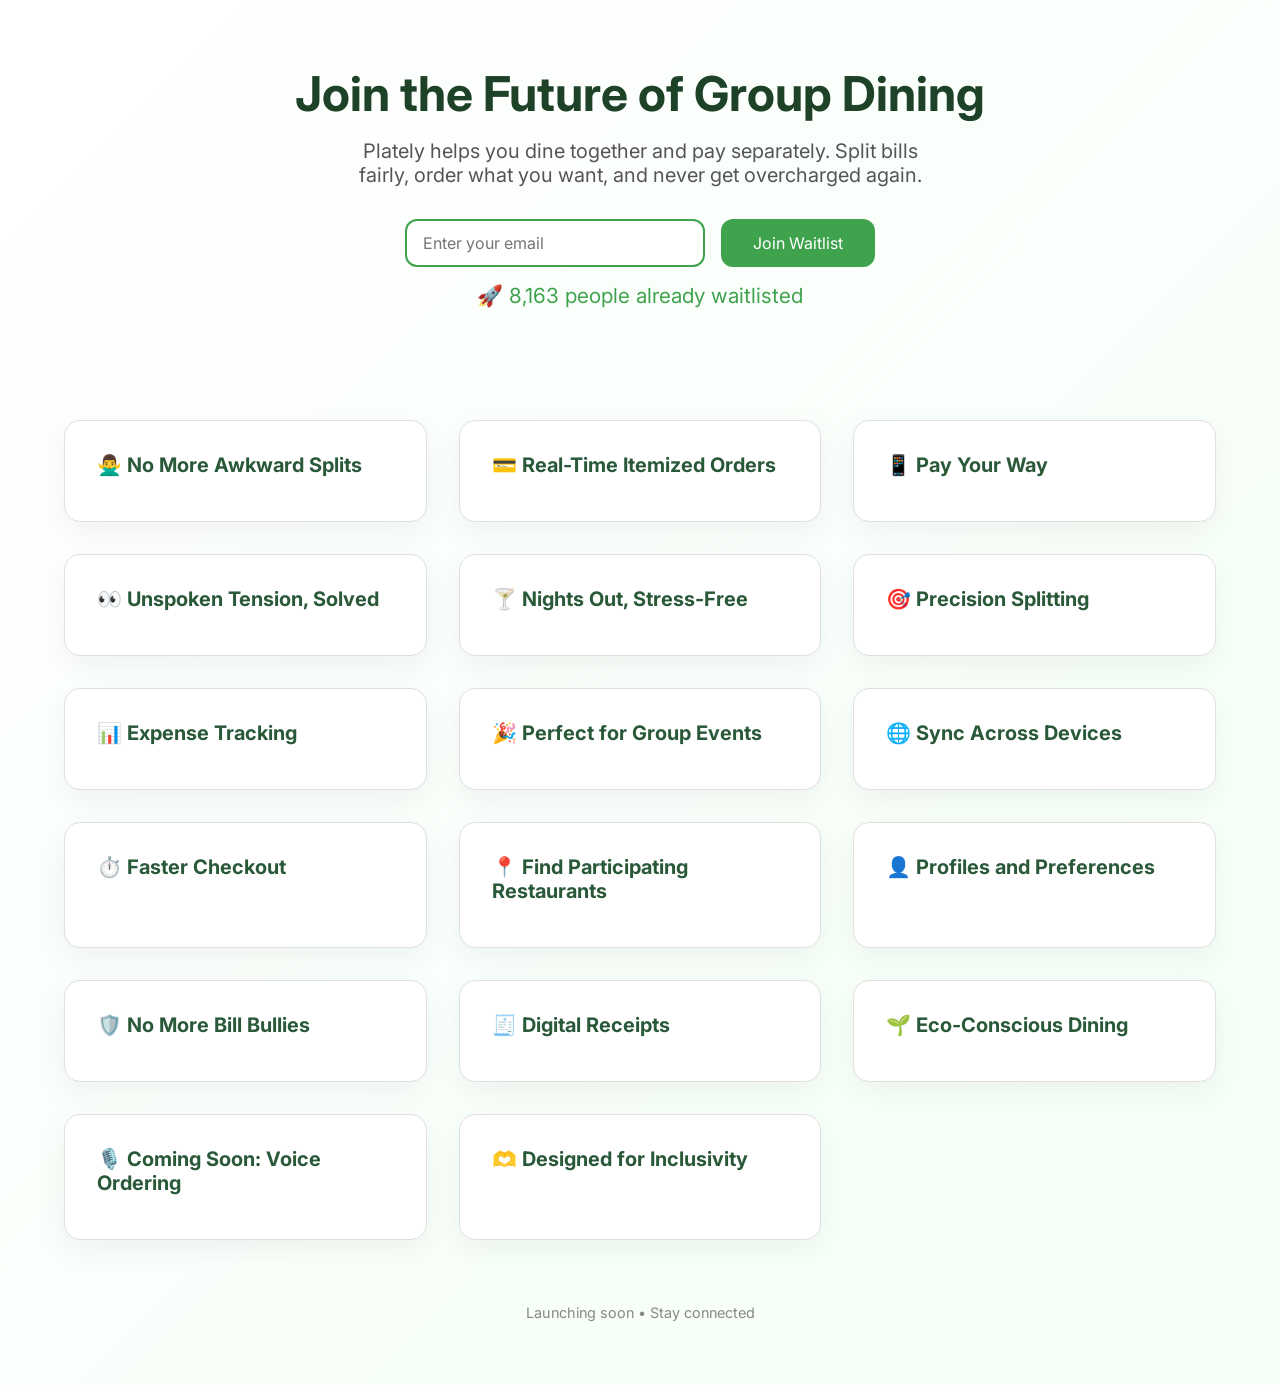
<file: plately_waitlist_page-3.html>
<!DOCTYPE html>
<html lang="en">
<head>
  <meta charset="UTF-8" />
  <meta name="viewport" content="width=device-width, initial-scale=1.0" />
  <title>Plately – Group Dining Made Simple</title>
  <link href="https://fonts.googleapis.com/css2?family=Inter:wght@400;600;700&display=swap" rel="stylesheet">
  <style>
    * {
      box-sizing: border-box;
      margin: 0;
      padding: 0;
      font-family: 'Inter', sans-serif;
    }
    body {
      background: linear-gradient(135deg, #ffffff, #f4fff6);
      color: #1d4228;
      padding: 4rem 2rem;
    }
    header {
      text-align: center;
      padding-bottom: 3rem;
    }
    header h1 {
      font-size: 3rem;
      font-weight: 700;
      margin-bottom: 1rem;
    }
    header p {
      font-size: 1.25rem;
      color: #555;
      max-width: 600px;
      margin: 0 auto;
    }
    form {
      display: flex;
      justify-content: center;
      gap: 1rem;
      margin-top: 2rem;
      flex-wrap: wrap;
    }
    input[type="email"] {
      padding: 0.75rem 1rem;
      border-radius: 12px;
      border: 2px solid #3fa34d;
      font-size: 1rem;
      width: 300px;
    }
    button {
      background: #3fa34d;
      border: none;
      padding: 0.75rem 2rem;
      color: white;
      font-size: 1rem;
      border-radius: 12px;
      cursor: pointer;
      transition: background 0.3s ease;
    }
    button:hover {
      background: #34943f;
    }
    .waitlist-count {
      font-size: 1.3rem;
      color: #3fa34d;
      text-align: center;
      margin-top: 1rem;
    }
    .cards-grid {
      display: grid;
      grid-template-columns: repeat(auto-fit, minmax(300px, 1fr));
      gap: 2rem;
      margin-top: 4rem;
      padding: 0 2rem;
    }
    .card {
      background: #ffffff;
      border-radius: 16px;
      padding: 2rem;
      border: 1px solid #e0e0e0;
      box-shadow: 0 10px 30px rgba(0,0,0,0.05);
      cursor: pointer;
      transition: all 0.3s ease;
    }
    .card:hover {
      transform: translateY(-5px);
      box-shadow: 0 15px 35px rgba(0,0,0,0.08);
    }
    .card h3 {
      margin-bottom: 0.75rem;
      font-size: 1.25rem;
      color: #2a5939;
    }
    .card p {
      font-size: 1rem;
      color: #444;
      display: none;
    }
    .footer {
      text-align: center;
      margin-top: 4rem;
      font-size: 0.9rem;
      color: #888;
    }
  </style>
</head>
<body>
  <header>
    <h1>Join the Future of Group Dining</h1>
    <p>Plately helps you dine together and pay separately. Split bills fairly, order what you want, and never get overcharged again.</p>
    <form action="#">
      <input type="email" placeholder="Enter your email" required />
      <button type="submit">Join Waitlist</button>
    </form>
    <div class="waitlist-count">
      🚀 8,163 people already waitlisted
    </div>
  </header>

  <section class="cards-grid">
    <div class="card">
      <h3>🙅‍♂️ No More Awkward Splits</h3>
      <p>"I ordered water and fries… and somehow paid $42. Not anymore." Plately ensures you pay only for what you consume — and nothing more.</p>
    </div>
    <div class="card">
      <h3>💳 Real-Time Itemized Orders</h3>
      <p>Track your meal in real-time. When friends order shared items, tag who’s in. Everyone sees their own tab — no more mystery math.</p>
    </div>
    <div class="card">
      <h3>📱 Pay Your Way</h3>
      <p>“One person always pays and then gets ghosted in the group chat.” With Plately, everyone pays instantly — no more chasing people down.</p>
    </div>
    <div class="card">
      <h3>👀 Unspoken Tension, Solved</h3>
      <p>Remember that awkward eye contact with your friend when the check came? Plately ends silent guilt and social pressure.</p>
    </div>
    <div class="card">
      <h3>🍸 Nights Out, Stress-Free</h3>
      <p>Whether it’s cocktails or coffee, everyone orders on their own device and pays ahead. Spend less time calculating, more time vibing.</p>
    </div>
    <div class="card"><h3>🎯 Precision Splitting</h3><p>No guesswork. You know what you ordered, and you only pay for what you shared — down to the dollar.</p></div>
    <div class="card"><h3>📊 Expense Tracking</h3><p>See your dining history, spending habits, and shared bills all in one dashboard.</p></div>
    <div class="card"><h3>🎉 Perfect for Group Events</h3><p>Birthday dinner? Office lunch? Everyone pays their part in seconds. No organizer stress.</p></div>
    <div class="card"><h3>🌐 Sync Across Devices</h3><p>Start your order on your phone, finish it on your tablet — your group tab stays in sync.</p></div>
    <div class="card"><h3>⏱️ Faster Checkout</h3><p>No need to wait for the server with the check — pay through Plately and go.</p></div>
    <div class="card"><h3>📍 Find Participating Restaurants</h3><p>Use Plately’s map to find spots near you that support direct group ordering and splitting.</p></div>
    <div class="card"><h3>👤 Profiles and Preferences</h3><p>Set your dietary preferences, allergy warnings, and usual go-to picks for one-tap reordering.</p></div>
    <div class="card"><h3>🛡️ No More Bill Bullies</h3><p>We all know that one friend who orders big and splits evenly — Plately stops that cold.</p></div>
    <div class="card"><h3>🧾 Digital Receipts</h3><p>No paper, no problem. Get itemized digital receipts sent to your email instantly.</p></div>
    <div class="card"><h3>🌱 Eco-Conscious Dining</h3><p>Go paperless and reduce food waste with digital coordination and accurate ordering.</p></div>
    <div class="card"><h3>🎙️ Coming Soon: Voice Ordering</h3><p>“Add garlic fries to group” — we're building voice-command ordering. Get ready.</p></div>
    <div class="card"><h3>🫶 Designed for Inclusivity</h3><p>Split unevenly, let someone cover for another — flexible settings for real friendships.</p></div>
  </section>

  <div class="footer">
    Launching soon • Stay connected
  </div>

  <script>
    document.addEventListener("DOMContentLoaded", function () {
      let count = 8163;
      const display = document.querySelector('.waitlist-count');
      setInterval(() => {
        count++;
        display.textContent = `🚀 ${count.toLocaleString()} people already waitlisted`;
      }, 120000);

      const cards = document.querySelectorAll(".card");
      cards.forEach(card => {
        card.addEventListener("click", () => {
          const desc = card.querySelector("p");
          const isVisible = desc.style.display === "block";
          desc.style.display = isVisible ? "none" : "block";
        });
      });
    });
  </script>
</body>
</html>
</file>
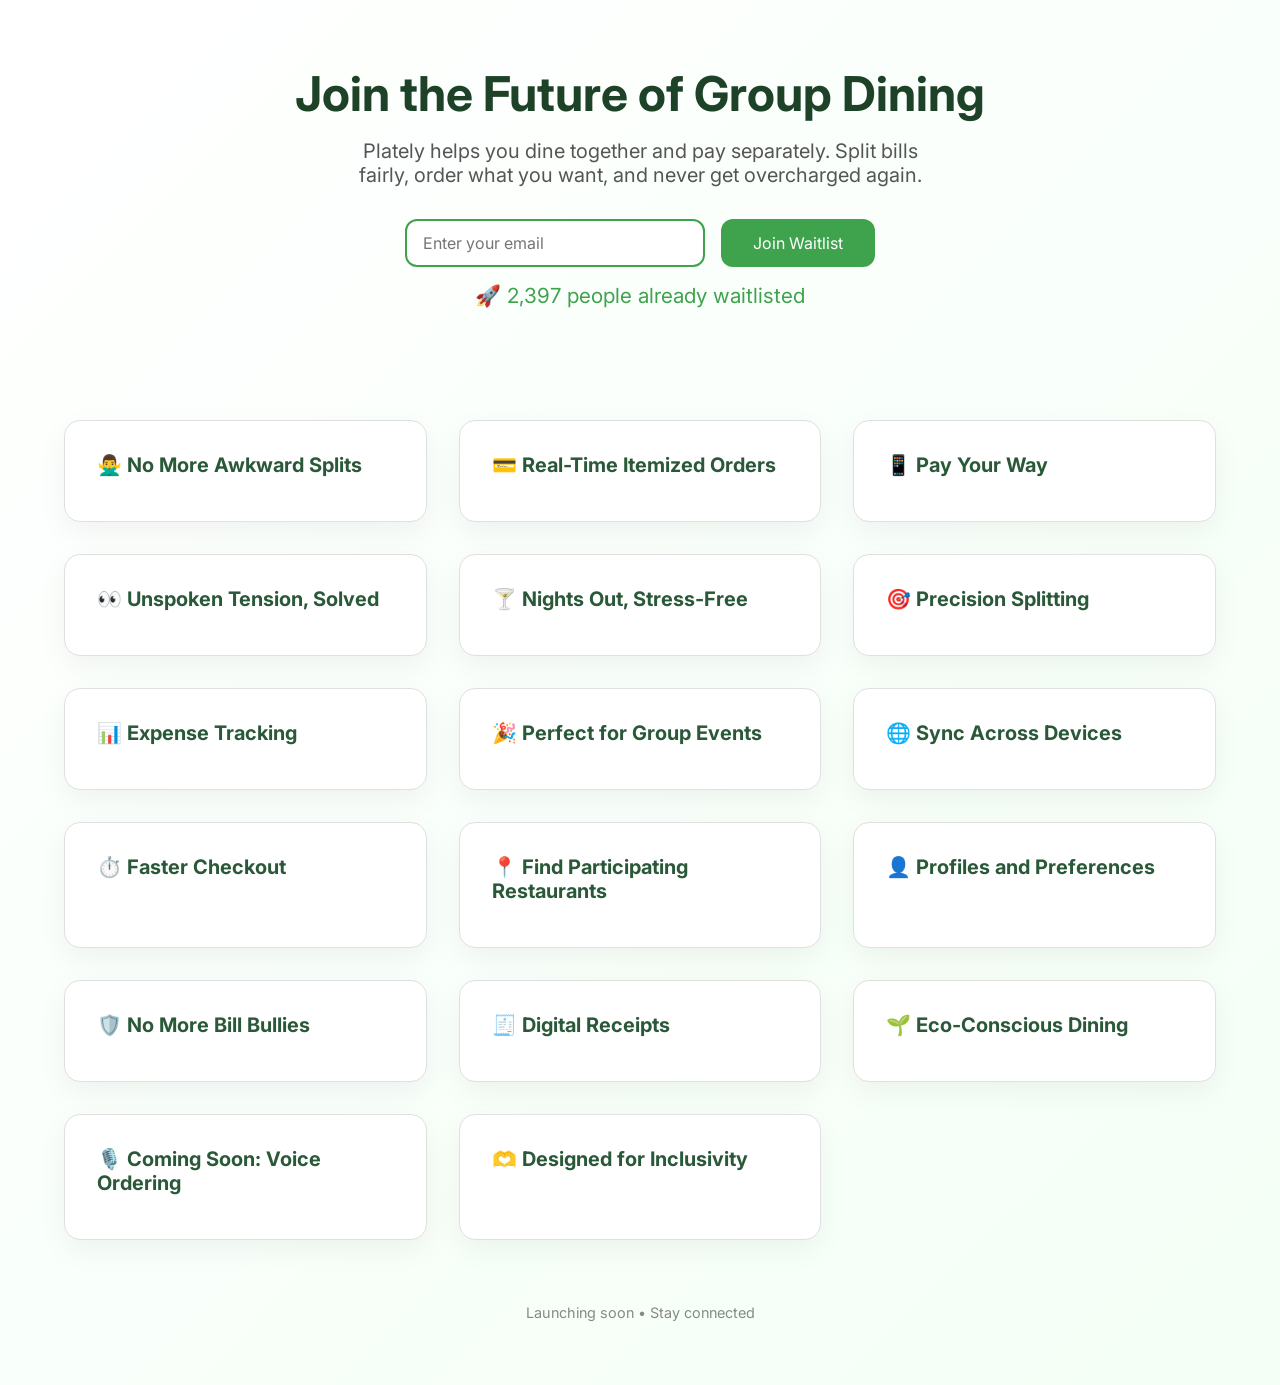
<file: platelyindex.html>
<!DOCTYPE html>
<html lang="en">
<head>
  <meta charset="UTF-8" />
  <meta name="viewport" content="width=device-width, initial-scale=1.0" />
  <title>Plately – Group Dining Made Simple</title>
  <link href="https://fonts.googleapis.com/css2?family=Inter:wght@400;600;700&display=swap" rel="stylesheet">
  <style>
    * {
      box-sizing: border-box;
      margin: 0;
      padding: 0;
      font-family: 'Inter', sans-serif;
    }
    body {
      background: linear-gradient(135deg, #ffffff, #f4fff6);
      color: #1d4228;
      padding: 4rem 2rem;
    }
    header {
      text-align: center;
      padding-bottom: 3rem;
    }
    header h1 {
      font-size: 3rem;
      font-weight: 700;
      margin-bottom: 1rem;
    }
    header p {
      font-size: 1.25rem;
      color: #555;
      max-width: 600px;
      margin: 0 auto;
    }
    form {
      display: flex;
      justify-content: center;
      gap: 1rem;
      margin-top: 2rem;
      flex-wrap: wrap;
    }
    input[type="email"] {
      padding: 0.75rem 1rem;
      border-radius: 12px;
      border: 2px solid #3fa34d;
      font-size: 1rem;
      width: 300px;
    }
    button {
      background: #3fa34d;
      border: none;
      padding: 0.75rem 2rem;
      color: white;
      font-size: 1rem;
      border-radius: 12px;
      cursor: pointer;
      transition: background 0.3s ease;
    }
    button:hover {
      background: #34943f;
    }
    .waitlist-count {
      font-size: 1.3rem;
      color: #3fa34d;
      text-align: center;
      margin-top: 1rem;
    }
    .cards-grid {
      display: grid;
      grid-template-columns: repeat(auto-fit, minmax(300px, 1fr));
      gap: 2rem;
      margin-top: 4rem;
      padding: 0 2rem;
    }
    .card {
      background: #ffffff;
      border-radius: 16px;
      padding: 2rem;
      border: 1px solid #e0e0e0;
      box-shadow: 0 10px 30px rgba(0,0,0,0.05);
      cursor: pointer;
      transition: all 0.3s ease;
    }
    .card:hover {
      transform: translateY(-5px);
      box-shadow: 0 15px 35px rgba(0,0,0,0.08);
    }
    .card h3 {
      margin-bottom: 0.75rem;
      font-size: 1.25rem;
      color: #2a5939;
    }
    .card p {
      font-size: 1rem;
      color: #444;
      display: none;
    }
    .footer {
      text-align: center;
      margin-top: 4rem;
      font-size: 0.9rem;
      color: #888;
    }
  </style>
</head>
<body>
  <header>
    <h1>Join the Future of Group Dining</h1>
    <p>Plately helps you dine together and pay separately. Split bills fairly, order what you want, and never get overcharged again.</p>
    <form action="#">
      <input type="email" placeholder="Enter your email" required />
      <button type="submit">Join Waitlist</button>
    </form>
    <div class="waitlist-count">
      🚀 2,397 people already waitlisted
    </div>
  </header>

  <section class="cards-grid">
    <div class="card">
      <h3>🙅‍♂️ No More Awkward Splits</h3>
      <p>"I ordered water and fries… and somehow paid $42. Not anymore." Plately ensures you pay only for what you consume — and nothing more.</p>
    </div>
    <div class="card">
      <h3>💳 Real-Time Itemized Orders</h3>
      <p>Track your meal in real-time. When friends order shared items, tag who’s in. Everyone sees their own tab — no more mystery math.</p>
    </div>
    <div class="card">
      <h3>📱 Pay Your Way</h3>
      <p>“One person always pays and then gets ghosted in the group chat.” With Plately, everyone pays instantly — no more chasing people down.</p>
    </div>
    <div class="card">
      <h3>👀 Unspoken Tension, Solved</h3>
      <p>Remember that awkward eye contact with your friend when the check came? Plately ends silent guilt and social pressure.</p>
    </div>
    <div class="card">
      <h3>🍸 Nights Out, Stress-Free</h3>
      <p>Whether it’s cocktails or coffee, everyone orders on their own device and pays ahead. Spend less time calculating, more time vibing.</p>
    </div>
    <div class="card"><h3>🎯 Precision Splitting</h3><p>No guesswork. You know what you ordered, and you only pay for what you shared — down to the dollar.</p></div>
    <div class="card"><h3>📊 Expense Tracking</h3><p>See your dining history, spending habits, and shared bills all in one dashboard.</p></div>
    <div class="card"><h3>🎉 Perfect for Group Events</h3><p>Birthday dinner? Office lunch? Everyone pays their part in seconds. No organizer stress.</p></div>
    <div class="card"><h3>🌐 Sync Across Devices</h3><p>Start your order on your phone, finish it on your tablet — your group tab stays in sync.</p></div>
    <div class="card"><h3>⏱️ Faster Checkout</h3><p>No need to wait for the server with the check — pay through Plately and go.</p></div>
    <div class="card"><h3>📍 Find Participating Restaurants</h3><p>Use Plately’s map to find spots near you that support direct group ordering and splitting.</p></div>
    <div class="card"><h3>👤 Profiles and Preferences</h3><p>Set your dietary preferences, allergy warnings, and usual go-to picks for one-tap reordering.</p></div>
    <div class="card"><h3>🛡️ No More Bill Bullies</h3><p>We all know that one friend who orders big and splits evenly — Plately stops that cold.</p></div>
    <div class="card"><h3>🧾 Digital Receipts</h3><p>No paper, no problem. Get itemized digital receipts sent to your email instantly.</p></div>
    <div class="card"><h3>🌱 Eco-Conscious Dining</h3><p>Go paperless and reduce food waste with digital coordination and accurate ordering.</p></div>
    <div class="card"><h3>🎙️ Coming Soon: Voice Ordering</h3><p>“Add garlic fries to group” — we're building voice-command ordering. Get ready.</p></div>
    <div class="card"><h3>🫶 Designed for Inclusivity</h3><p>Split unevenly, let someone cover for another — flexible settings for real friendships.</p></div>
  </section>

  <div class="footer">
    Launching soon • Stay connected
  </div>

  <script>
    document.addEventListener("DOMContentLoaded", function () {
      let count = 2163;
      const display = document.querySelector('.waitlist-count');
      setInterval(() => {
        count++;
        display.textContent = `🚀 ${count.toLocaleString()} people already waitlisted`;
      }, 120000);

      const cards = document.querySelectorAll(".card");
      cards.forEach(card => {
        card.addEventListener("click", () => {
          const desc = card.querySelector("p");
          const isVisible = desc.style.display === "block";
          desc.style.display = isVisible ? "none" : "block";
        });
      });
    });
  </script>
</body>
</html>
</file>
